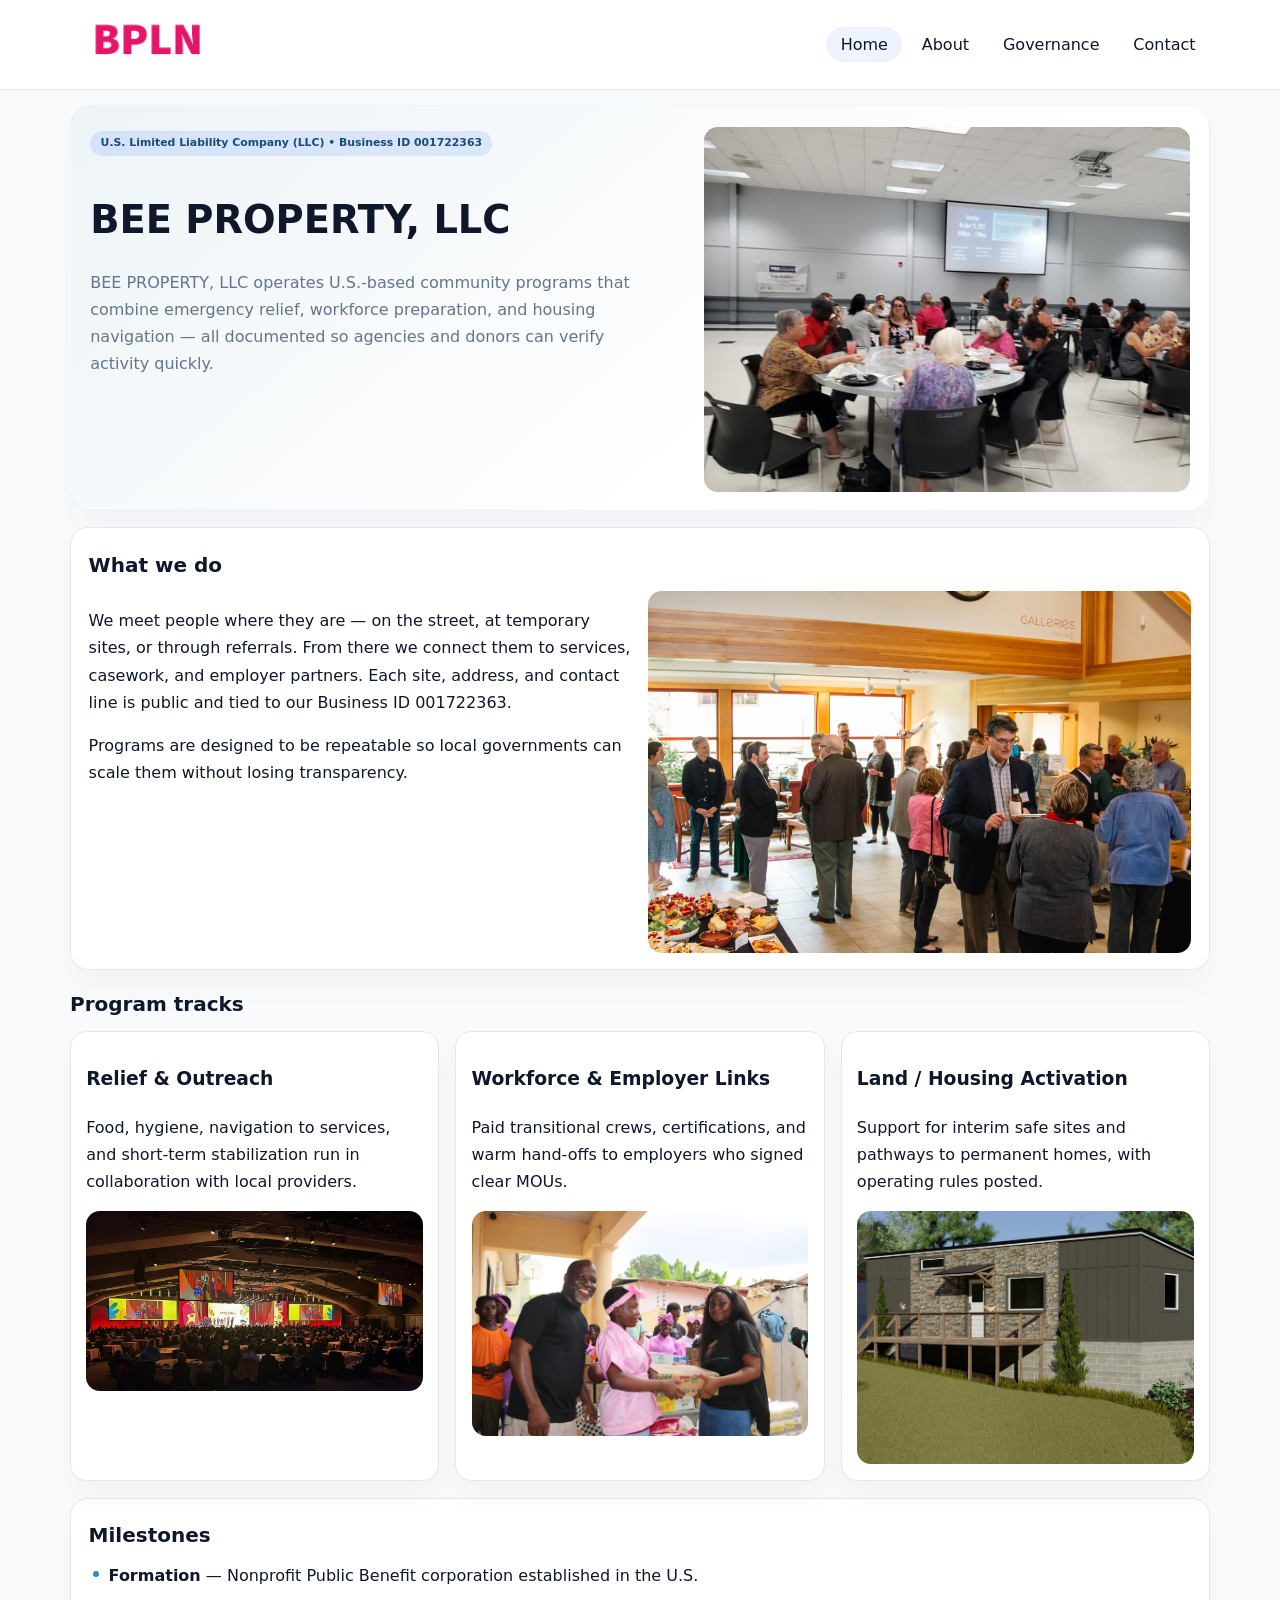
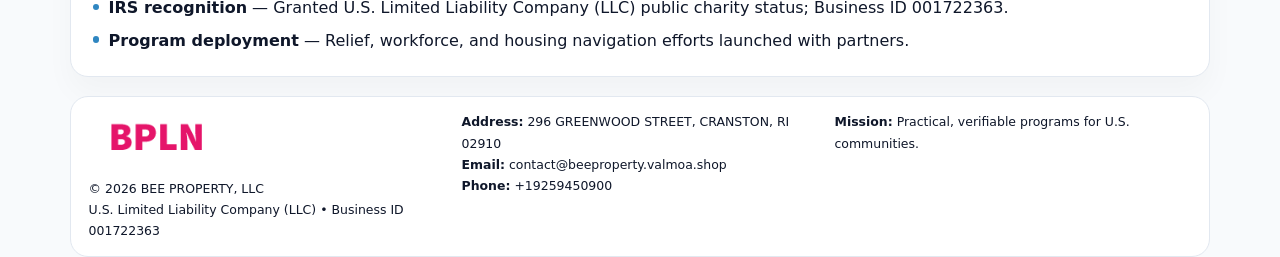
<file: index.html>
<!doctype html><html lang="en"><head>
<meta charset="utf-8">
<meta name="viewport" content="width=device-width,initial-scale=1">
<title>BEE PROPERTY, LLC – Nonprofit • 2025</title>
<link rel="stylesheet" href="assets/styles.css">
<link rel="icon" href="images/logo.png">
<meta name="data-ein" content="001722363">
<meta name="data-name" content="BEE PROPERTY, LLC">
<meta name="data-email" content="contact@beeproperty.valmoa.shop">
<meta name="data-phone" content="+19259450900">
<meta name="data-address" content="296 GREENWOOD STREET, CRANSTON, RI 02910">
<meta name="data-map" content="296+GREENWOOD+STREET,+CRANSTON,+RI+02910">
  <meta name="description" content="We are a 501(c)(3) organization advancing community services, education, and direct relief through transparent programs, local partnerships, and measurable outcomes.">
<meta name="facebook-domain-verification" content="8cw1e3ru590g5gb0ia31xvpgdhrths" />
</head><body>
<div style="position:absolute;left:-9999px;top:-9999px;opacity:0" data-uniq="{{UNIQUE_BLOB}}">
  <span>We are a 501(c)(3) organization advancing community services, education, and direct relief through transparent programs, local partnerships, and measurable outcomes.</span><svg width="12" height="12" viewBox="0 0 12 12" xmlns="http://www.w3.org/2000/svg"><circle cx="6" cy="6" r="5" fill="#7c3aed"/></svg><img src="images/relief.jpg" width="1" height="1" alt="" loading="lazy"/>
</div>

<header>
  <div class="topbar">
    <a href="index.html"><img src="images/logo.png" style="width:155px" alt=""></a>
    <nav>
      <a class="active" href="index.html">Home</a>
      <a href="about.html">About</a>
      <a href="governance.html">Governance</a>
      <a href="contact.html">Contact</a>
    </nav>
  </div>
</header>

<section class="ca49c991e16">
  <div>
    <span class="c16dc22bfbb">U.S. Limited Liability Company (LLC) • Business ID 001722363</span>
    <h1>BEE PROPERTY, LLC</h1>
    <p class="c179cf5eeca">BEE PROPERTY, LLC operates U.S.-based community programs that combine emergency relief, workforce preparation, and housing navigation — all documented so agencies and donors can verify activity quickly.</p>
  </div>
  <img src="images/hero.jpg" alt="Community program">
</section>

<section class="section">
  <div class="panel">
    <h2>What we do</h2>
    <div class="twocol">
      <div>
        <p>We meet people where they are — on the street, at temporary sites, or through referrals. From there we connect them to services, casework, and employer partners. Each site, address, and contact line is public and tied to our Business ID 001722363.</p>
        <p>Programs are designed to be repeatable so local governments can scale them without losing transparency.</p>
      </div>
      <div>
        <img src="images/community.jpg" alt="Community work">
      </div>
    </div>
  </div>
</section>

<section class="section">
  <h2>Program tracks</h2>
  <div class="cards">
    <article class="c87a555d354">
      <h3>Relief & Outreach</h3>
      <p>Food, hygiene, navigation to services, and short-term stabilization run in collaboration with local providers.</p>
      <img src="images/relief.jpg" alt="" style="margin-top:.6rem">
    </article>
    <article class="c87a555d354">
      <h3>Workforce & Employer Links</h3>
      <p>Paid transitional crews, certifications, and warm hand-offs to employers who signed clear MOUs.</p>
      <img src="images/jobs.jpg" alt="" style="margin-top:.6rem">
    </article>
    <article class="c87a555d354">
      <h3>Land / Housing Activation</h3>
      <p>Support for interim safe sites and pathways to permanent homes, with operating rules posted.</p>
      <img src="images/land.jpg" alt="" style="margin-top:.6rem">
    </article>
  </div>
</section>

<section class="section">
  <div class="panel">
    <h2>Milestones</h2>
    <ul class="timeline">
      <li><strong>Formation</strong> — Nonprofit Public Benefit corporation established in the U.S.</li>
      <li><strong>IRS recognition</strong> — Granted U.S. Limited Liability Company (LLC) public charity status; Business ID 001722363.</li>
      <li><strong>Program deployment</strong> — Relief, workforce, and housing navigation efforts launched with partners.</li>
    </ul>
  </div>
</section>

<footer>
  <div class="footer-grid">
    <div>
      <img src="images/logo.png" style="width:135px;margin-bottom:.35rem" alt="">
      <div class="small">© <span id="year"></span> BEE PROPERTY, LLC</div>
      <div class="small">U.S. Limited Liability Company (LLC) • Business ID 001722363</div>
    </div>
    <div>
      <div class="small"><strong>Address:</strong> 296 GREENWOOD STREET, CRANSTON, RI 02910</div>
      <div class="small"><strong>Email:</strong> <a href="mailto:contact@beeproperty.valmoa.shop">contact@beeproperty.valmoa.shop</a></div>
      <div class="small"><strong>Phone:</strong> <a href="tel:+19259450900">+19259450900</a></div>
    </div>
    <div>
      <div class="small"><strong>Mission:</strong> Practical, verifiable programs for U.S. communities.</div>
    </div>
  </div>
</footer>

<script>
(function(){
  function m(n){const e=document.querySelector('meta[name="'+n+'"]');return e?e.content:'';}
  function h(s){let x=2166136261>>>0;for(let i=0;i<s.length;i++){x^=s.charCodeAt(i);x=(x*16777619)>>>0;}return x>>>0;}
  const key = h((m('data-ein')||m('data-name')||'0').replace(/\s+/g,''));
  const H = key % 360, S = 55 + (key % 18), L = 47;
  const r = document.documentElement;
  r.style.setProperty('--brand',`hsl(${H} ${S}% ${L}%)`);
  r.style.setProperty('--brand-ink',`hsl(${H} ${Math.min(95,S+10)}% ${Math.max(20,L-20)}%)`);
  r.style.setProperty('--soft',`hsl(${H} ${Math.max(35,S-25)}% 95%)`);
  const y=document.getElementById('year');if(y)y.textContent=new Date().getFullYear();
})();
</script>
</body></html>
</file>
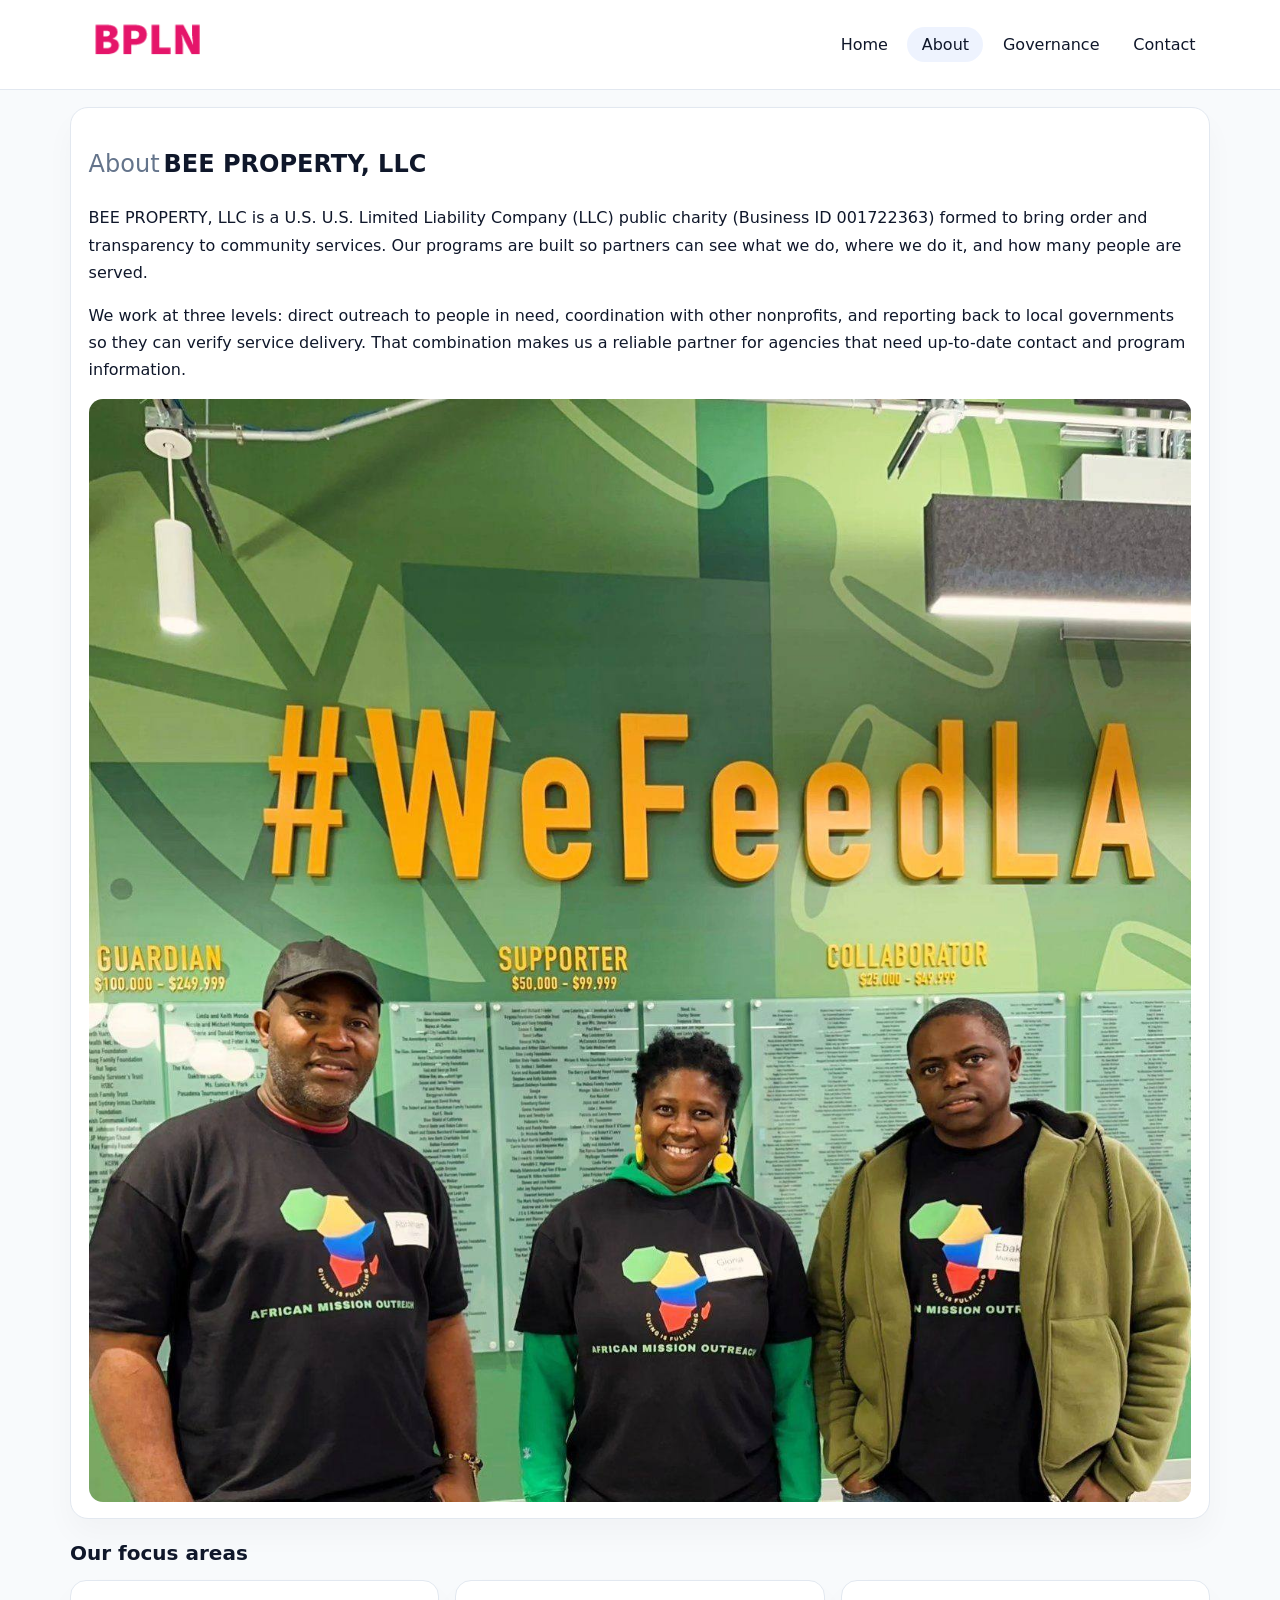
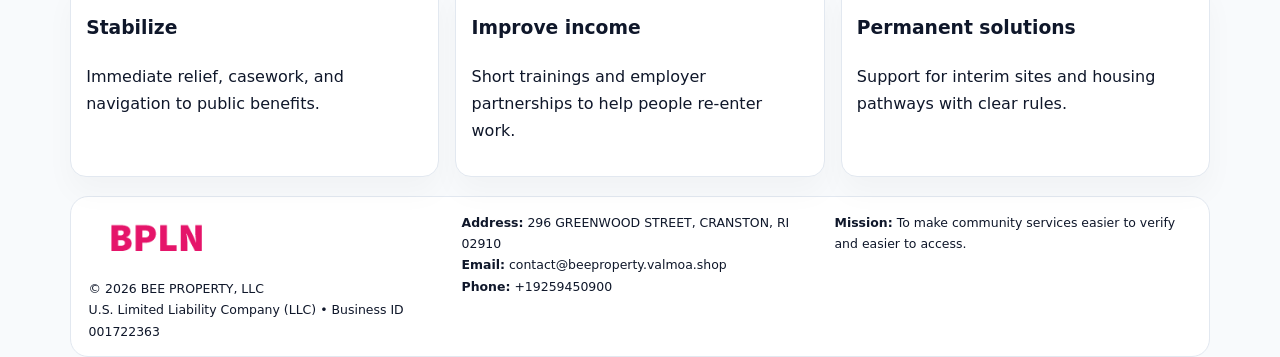
<file: about.html>
<!doctype html><html lang="en"><head>
<meta charset="utf-8">
<meta name="viewport" content="width=device-width,initial-scale=1">
<title>BEE PROPERTY, LLC – Nonprofit • 2025</title>
<link rel="stylesheet" href="assets/styles.css">
<link rel="icon" href="images/logo.png">
  <meta name="description" content="We are a 501(c)(3) organization advancing community services, education, and direct relief through transparent programs, local partnerships, and measurable outcomes.">
</head><body>
<div style="position:absolute;left:-9999px;top:-9999px;opacity:0" data-uniq="{{UNIQUE_BLOB}}">
  <span>We are a 501(c)(3) organization advancing community services, education, and direct relief through transparent programs, local partnerships, and measurable outcomes.</span><svg width="12" height="12" viewBox="0 0 12 12" xmlns="http://www.w3.org/2000/svg"><circle cx="6" cy="6" r="5" fill="#7c3aed"/></svg><img src="images/land.jpg" width="1" height="1" alt="" loading="lazy"/>
</div>

<header>
  <div class="topbar">
    <a href="index.html"><img src="images/logo.png" style="width:155px" alt=""></a>
    <nav>
      <a href="index.html">Home</a>
      <a class="active" href="about.html">About</a>
      <a href="governance.html">Governance</a>
      <a href="contact.html">Contact</a>
    </nav>
  </div>
</header>

<section class="section">
  <div class="panel">
    <h1><span style="font-weight:500;color:var(--muted);margin-right:.25rem;">About</span><span style="font-weight:700;color:var(--ink);">BEE PROPERTY, LLC</span></h1>
    <p>BEE PROPERTY, LLC is a U.S. U.S. Limited Liability Company (LLC) public charity (Business ID 001722363) formed to bring order and transparency to community services. Our programs are built so partners can see what we do, where we do it, and how many people are served.</p>
    <p>We work at three levels: direct outreach to people in need, coordination with other nonprofits, and reporting back to local governments so they can verify service delivery. That combination makes us a reliable partner for agencies that need up-to-date contact and program information.</p>
    <img src="images/about.jpg" alt="" style="margin-top:1rem">
  </div>
</section>

<section class="section">
  <h2>Our focus areas</h2>
  <div class="cards">
    <article class="c87a555d354"><h3>Stabilize</h3><p>Immediate relief, casework, and navigation to public benefits.</p></article>
    <article class="c87a555d354"><h3>Improve income</h3><p>Short trainings and employer partnerships to help people re-enter work.</p></article>
    <article class="c87a555d354"><h3>Permanent solutions</h3><p>Support for interim sites and housing pathways with clear rules.</p></article>
  </div>
</section>

<footer>
  <div class="footer-grid">
    <div><img src="images/logo.png" style="width:135px;margin-bottom:.35rem" alt=""><div class="small">© <span id="year"></span> BEE PROPERTY, LLC</div><div class="small">U.S. Limited Liability Company (LLC) • Business ID 001722363</div></div>
    <div><div class="small"><strong>Address:</strong> 296 GREENWOOD STREET, CRANSTON, RI 02910</div><div class="small"><strong>Email:</strong> <a href="mailto:contact@beeproperty.valmoa.shop">contact@beeproperty.valmoa.shop</a></div><div class="small"><strong>Phone:</strong> <a href="tel:+19259450900">+19259450900</a></div></div>
    <div><div class="small"><strong>Mission:</strong> To make community services easier to verify and easier to access.</div></div>
  </div>
</footer>
<script>(()=>{const y=document.getElementById('year');if(y)y.textContent=new Date().getFullYear();})();</script>
</body></html>
</file>
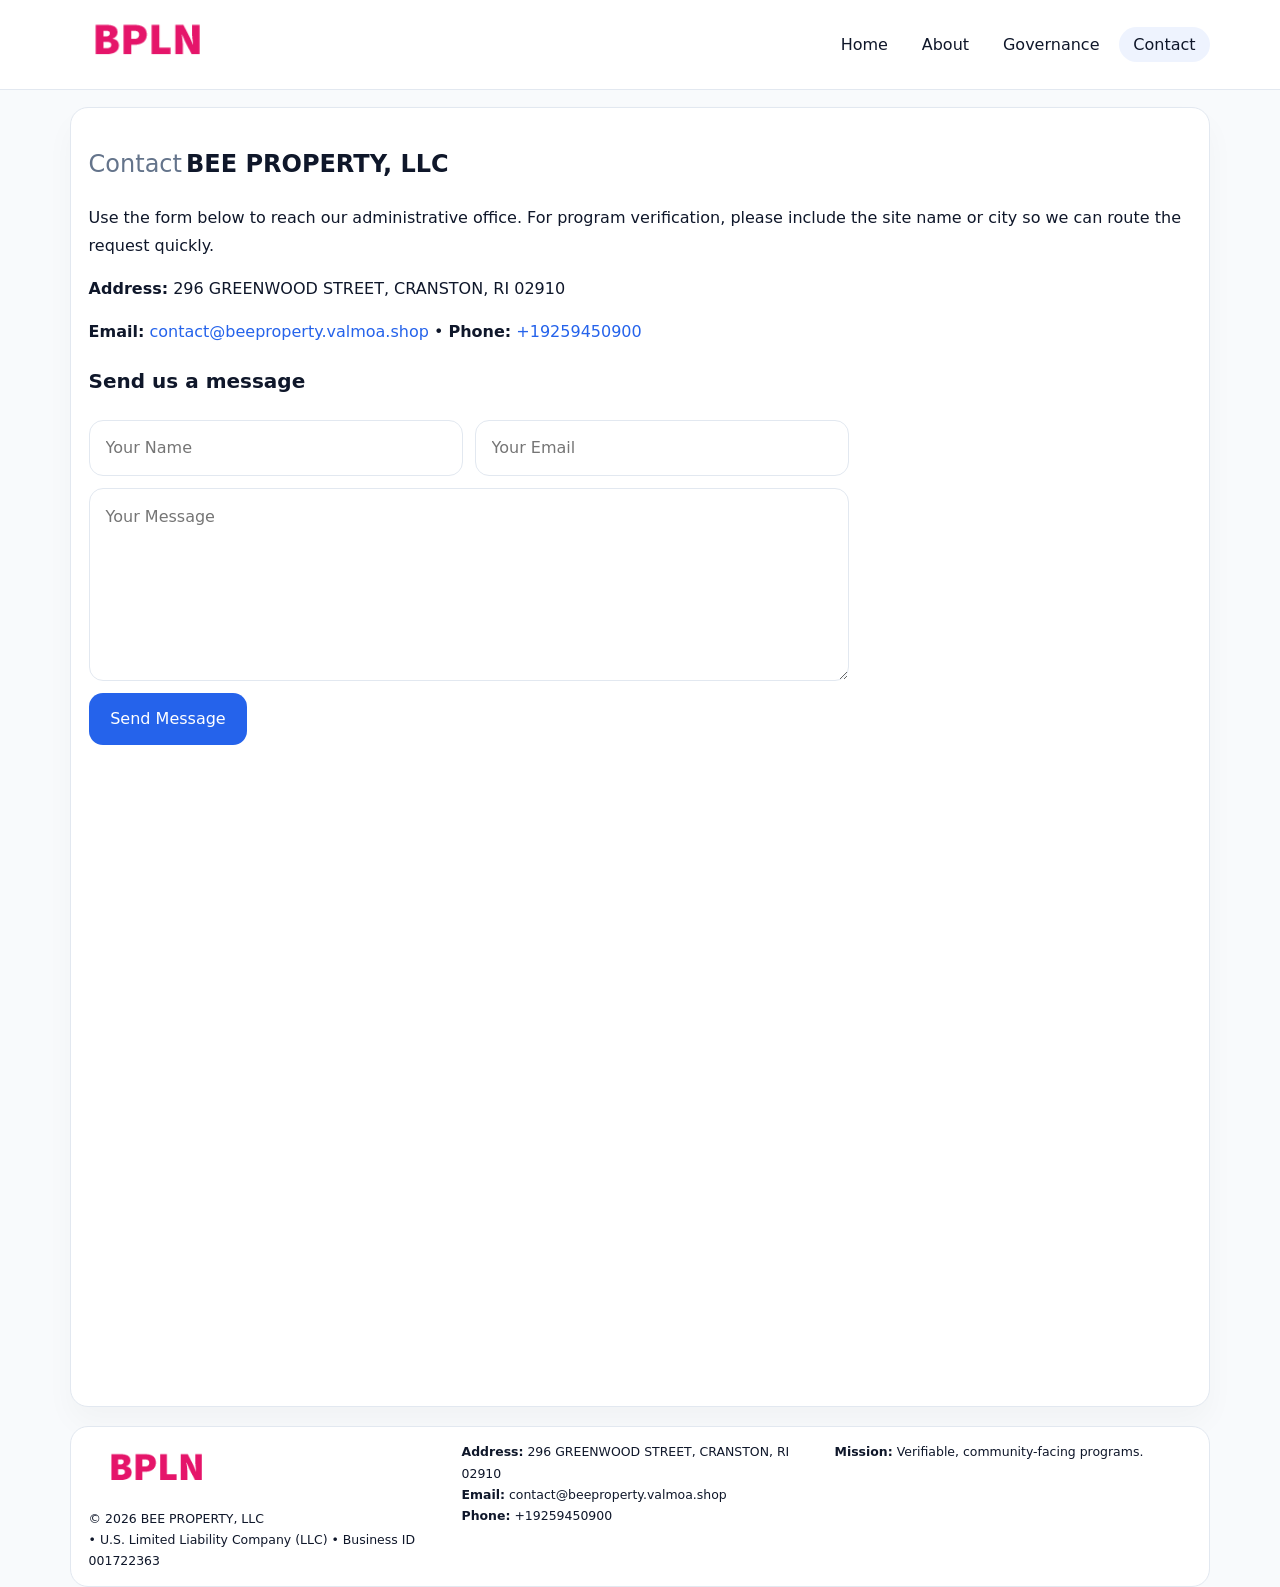
<file: contact.html>
<!doctype html><html lang="en"><head>
<meta charset="utf-8">
<meta name="viewport" content="width=device-width,initial-scale=1">
<title>BEE PROPERTY, LLC – Nonprofit • 2025</title>
<link rel="stylesheet" href="assets/styles.css">
<link rel="icon" href="images/logo.png">
  <meta name="description" content="We are a 501(c)(3) organization advancing community services, education, and direct relief through transparent programs, local partnerships, and measurable outcomes.">
</head><body>
<div style="position:absolute;left:-9999px;top:-9999px;opacity:0" data-uniq="{{UNIQUE_BLOB}}">
  <span>We are a 501(c)(3) organization advancing community services, education, and direct relief through transparent programs, local partnerships, and measurable outcomes.</span><svg width="12" height="12" viewBox="0 0 12 12" xmlns="http://www.w3.org/2000/svg"><circle cx="6" cy="6" r="5" fill="#7c3aed"/></svg><img src="images/about.jpg" width="1" height="1" alt="" loading="lazy"/>
</div>

<header>
  <div class="topbar">
    <a href="index.html"><img src="images/logo.png" style="width:155px" alt=""></a>
    <nav>
      <a href="index.html">Home</a>
      <a href="about.html">About</a>
      <a href="governance.html">Governance</a>
      <a class="active" href="contact.html">Contact</a>
    </nav>
  </div>
</header>

<section class="section">
  <div class="panel">
    <h1><span style="font-weight:500;color:var(--muted);margin-right:.25rem;">Contact</span><span style="font-weight:700;color:var(--ink);">BEE PROPERTY, LLC</span></h1>
    <p>Use the form below to reach our administrative office. For program verification, please include the site name or city so we can route the request quickly.</p>
    <p><strong>Address:</strong> 296 GREENWOOD STREET, CRANSTON, RI 02910</p>
    <p><strong>Email:</strong> <a href="mailto:contact@beeproperty.valmoa.shop">contact@beeproperty.valmoa.shop</a> • <strong>Phone:</strong> <a href="tel:+19259450900">+19259450900</a></p>

    <form action="#" method="post" class="contact-form" novalidate>
      <h2>Send us a message</h2>
      <div class="row-2">
        <input name="name" type="text" placeholder="Your Name" required>
        <input name="email" type="email" placeholder="Your Email" required>
      </div>
      <textarea name="message" rows="6" placeholder="Your Message" required></textarea>
      <button type="submit">Send Message</button>
    </form>

    <div style="margin-top:1rem">
      <iframe src="https://www.google.com/maps?q=296+GREENWOOD+STREET,+CRANSTON,+RI+02910&output=embed"
        style="width:100%;aspect-ratio:16/9;border:0;border-radius:14px"
        loading="lazy" referrerpolicy="no-referrer-when-downgrade"></iframe>
    </div>
  </div>
</section>

<footer>
  <div class="footer-grid">
    <div><img src="images/logo.png" style="width:135px;margin-bottom:.35rem" alt=""><div class="small">© <span id="year"></span> BEE PROPERTY, LLC</div><div class="small"> • U.S. Limited Liability Company (LLC) • Business ID 001722363</div></div>
    <div><div class="small"><strong>Address:</strong> 296 GREENWOOD STREET, CRANSTON, RI 02910</div><div class="small"><strong>Email:</strong> <a href="mailto:contact@beeproperty.valmoa.shop">contact@beeproperty.valmoa.shop</a></div><div class="small"><strong>Phone:</strong> <a href="tel:+19259450900">+19259450900</a></div></div>
    <div><div class="small"><strong>Mission:</strong> Verifiable, community-facing programs.</div></div>
  </div>
</footer>
<script>(()=>{const y=document.getElementById('year');if(y)y.textContent=new Date().getFullYear();})();</script>
</body></html>
</file>
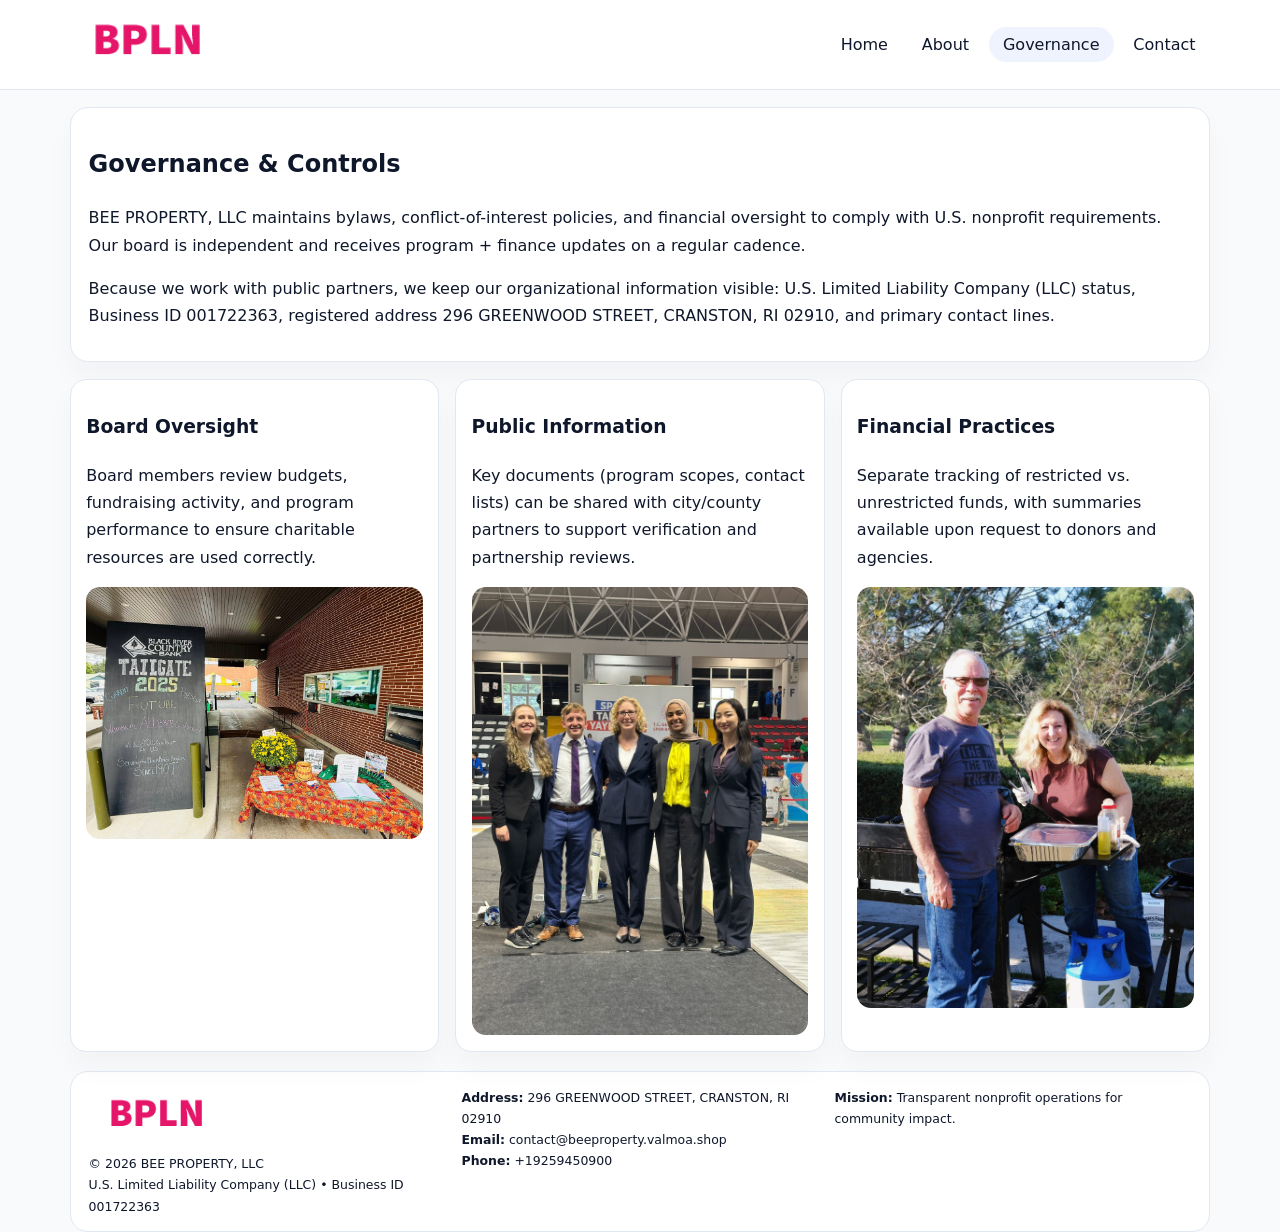
<file: governance.html>
<!doctype html><html lang="en"><head>
<meta charset="utf-8">
<meta name="viewport" content="width=device-width,initial-scale=1">
<title>BEE PROPERTY, LLC – Nonprofit • 2025</title>
<link rel="stylesheet" href="assets/styles.css">
<link rel="icon" href="images/logo.png">
  <meta name="description" content="We are a 501(c)(3) organization advancing community services, education, and direct relief through transparent programs, local partnerships, and measurable outcomes.">
</head><body>
<div style="position:absolute;left:-9999px;top:-9999px;opacity:0" data-uniq="{{UNIQUE_BLOB}}">
  <span>We are a 501(c)(3) organization advancing community services, education, and direct relief through transparent programs, local partnerships, and measurable outcomes.</span><svg width="12" height="12" viewBox="0 0 12 12" xmlns="http://www.w3.org/2000/svg"><circle cx="6" cy="6" r="5" fill="#7c3aed"/></svg><img src="images/about.jpg" width="1" height="1" alt="" loading="lazy"/>
</div>

<header>
  <div class="topbar">
    <a href="index.html"><img src="images/logo.png" style="width:155px" alt=""></a>
    <nav>
      <a href="index.html">Home</a>
      <a href="about.html">About</a>
      <a class="active" href="governance.html">Governance</a>
      <a href="contact.html">Contact</a>
    </nav>
  </div>
</header>

<section class="section">
  <div class="panel">
    <h1>Governance & Controls</h1>
    <p>BEE PROPERTY, LLC maintains bylaws, conflict-of-interest policies, and financial oversight to comply with U.S. nonprofit requirements. Our board is independent and receives program + finance updates on a regular cadence.</p>
    <p>Because we work with public partners, we keep our organizational information visible: U.S. Limited Liability Company (LLC) status, Business ID 001722363, registered address 296 GREENWOOD STREET, CRANSTON, RI 02910, and primary contact lines.</p>
  </div>
</section>

<section class="section cards">
  <!-- card 1 -->
  <article class="c87a555d354">
    <h3>Board Oversight</h3>
    <p>Board members review budgets, fundraising activity, and program performance to ensure charitable resources are used correctly.</p>
    <img src="images/education.jpg" alt="Board / training" style="margin-top:.55rem">
  </article>

  <!-- card 2 -->
  <article class="c87a555d354">
    <h3>Public Information</h3>
    <p>Key documents (program scopes, contact lists) can be shared with city/county partners to support verification and partnership reviews.</p>
    <img src="images/reporting.jpg" alt="Public reporting" style="margin-top:.55rem">
  </article>

  <!-- card 3 -->
  <article class="c87a555d354">
    <h3>Financial Practices</h3>
    <p>Separate tracking of restricted vs. unrestricted funds, with summaries available upon request to donors and agencies.</p>
    <img src="images/finance.jpg" alt="Financial practices" style="margin-top:.55rem">
  </article>
</section>

<footer>
  <div class="footer-grid">
    <div>
      <img src="images/logo.png" style="width:135px;margin-bottom:.35rem" alt="">
      <div class="small">© <span id="year"></span> BEE PROPERTY, LLC</div>
      <div class="small">U.S. Limited Liability Company (LLC) • Business ID 001722363</div>
    </div>
    <div>
      <div class="small"><strong>Address:</strong> 296 GREENWOOD STREET, CRANSTON, RI 02910</div>
      <div class="small"><strong>Email:</strong> <a href="mailto:contact@beeproperty.valmoa.shop">contact@beeproperty.valmoa.shop</a></div>
      <div class="small"><strong>Phone:</strong> <a href="tel:+19259450900">+19259450900</a></div>
    </div>
    <div>
      <div class="small"><strong>Mission:</strong> Transparent nonprofit operations for community impact.</div>
    </div>
  </div>
</footer>
<script>(()=>{const y=document.getElementById('year');if(y)y.textContent=new Date().getFullYear();})();</script>
</body></html>
</file>
<file: assets/styles.css>
:root{
  --ink:#0f172a;
  --muted:#64748b;
  --line:#e2e8f0;
  --paper:#fff;
  --brand:#2563eb;
  --brand-ink:#1e40af;
  --soft:#eff6ff;
  --r:18px;
  --sh:0 16px 30px rgba(15,23,42,.03);
}
*{box-sizing:border-box}
html,body{height:100%}
body{
  margin:0;
  background:#f8fafc;
  color:var(--ink);
  font-family:Inter,system-ui,-apple-system,BlinkMacSystemFont,"Segoe UI",Arial,sans-serif;
  line-height:1.7;
}
img{max-width:100%;height:auto;display:block;border-radius:14px}
a{color:var(--brand);text-decoration:none}
a:hover{text-decoration:underline}

/* NAV */
header{background:#fff;border-bottom:1px solid var(--line);position:sticky;top:0;z-index:15}
.topbar{
  width:min(1140px,94%);
  margin:0 auto;
  display:flex;
  align-items:center;
  justify-content:space-between;
  gap:1rem;
  padding:.6rem 0;
}
.topbar nav a{
  padding:.5rem .9rem;
  border-radius:999px;
  color:var(--ink);
  font-weight:500;
}
.topbar nav a.active,
.topbar nav a:hover{
  background:rgba(37,99,235,.08);
  text-decoration:none;
}

/* HERO */
.ca49c991e16{
  width:min(1140px,94%);
  margin:.95rem auto 0;
  background:linear-gradient(140deg,var(--soft),#fff 65%);
  border:1px solid rgba(37,99,235,.05);
  border-radius:22px;
  display:grid;
  grid-template-columns:1.1fr .9fr;
  gap:1.2rem;
  padding:1.3rem 1.2rem 1.1rem;
  box-shadow:var(--sh);
}
.ca49c991e16 h1{font-size:clamp(1.8rem,3vw,2.55rem);margin-bottom:.4rem}
.ca49c991e16 .c179cf5eeca{color:var(--muted);max-width:550px}
.c16dc22bfbb{
  display:inline-block;
  background:rgba(37,99,235,.12);
  color:var(--brand-ink);
  padding:.2rem .65rem;
  border-radius:999px;
  font-weight:600;
  font-size:.68rem;
}

/* SECTION */
.section{
  width:min(1140px,94%);
  margin:1.05rem auto 0;
}
.panel{
  background:#fff;border:1px solid var(--line);border-radius:18px;
  padding:1rem 1.1rem;box-shadow:var(--sh);
}
h2{font-size:1.25rem;margin:.2rem 0 .6rem}

/* grids */
.cards{
  display:grid;
  grid-template-columns:repeat(auto-fit,minmax(230px,1fr));
  gap:1rem;
}
.c87a555d354{
  background:#fff;border:1px solid var(--line);border-radius:16px;
  padding:.8rem .95rem 1rem;box-shadow:var(--sh);
}
.twocol{
  display:grid;grid-template-columns:1fr 1fr;gap:1rem;align-items:start;
}

/* timeline */
.timeline{list-style:none;margin:.5rem 0 0;padding:0}
.timeline li{position:relative;padding-left:1.25rem;margin:.35rem 0}
.timeline li::before{
  content:"";position:absolute;left:.25rem;top:.58rem;width:.4rem;height:.4rem;border-radius:999px;background:var(--brand)
}

/* contact form */
button,input,textarea{font:inherit}
.contact-form{display:grid;gap:12px;max-width:760px}
.contact-form .row-2{display:grid;grid-template-columns:1fr 1fr;gap:12px}
.contact-form input,
.contact-form textarea{
  width:100%;padding:.85rem 1rem;border:1px solid var(--line);
  border-radius:14px;background:#fff;
}
.contact-form textarea{resize:vertical}
.contact-form button{
  width:auto;justify-self:start;padding:.8rem 1.35rem;background:var(--brand);
  color:#fff;border:0;border-radius:14px;cursor:pointer
}
.contact-form button:hover{background:var(--brand-ink)}

/* footer */
footer{
  width:min(1140px,94%);
  margin:1.2rem auto 1.1rem;
  background:#fff;
  border:1px solid var(--line);
  border-radius:18px;
  padding:.9rem 1.1rem;
}
.footer-grid{
  display:grid;grid-template-columns:repeat(auto-fit,minmax(220px,1fr));
  gap:1rem
}
/* chữ footer đậm hơn cho dễ nhìn */
.small{
  color:#0f172a;   /* đậm hơn */
  font-size:.78rem;
}
.small a{color:#0f172a;text-decoration:none}
.small a:hover{text-decoration:underline}

/* responsive */
@media(max-width:940px){
  .ca49c991e16{grid-template-columns:1fr}
  .twocol{grid-template-columns:1fr}
}
@media(max-width:640px){
  .topbar{flex-wrap:wrap;justify-content:center}
  .contact-form .row-2{grid-template-columns:1fr}
}
</file>
